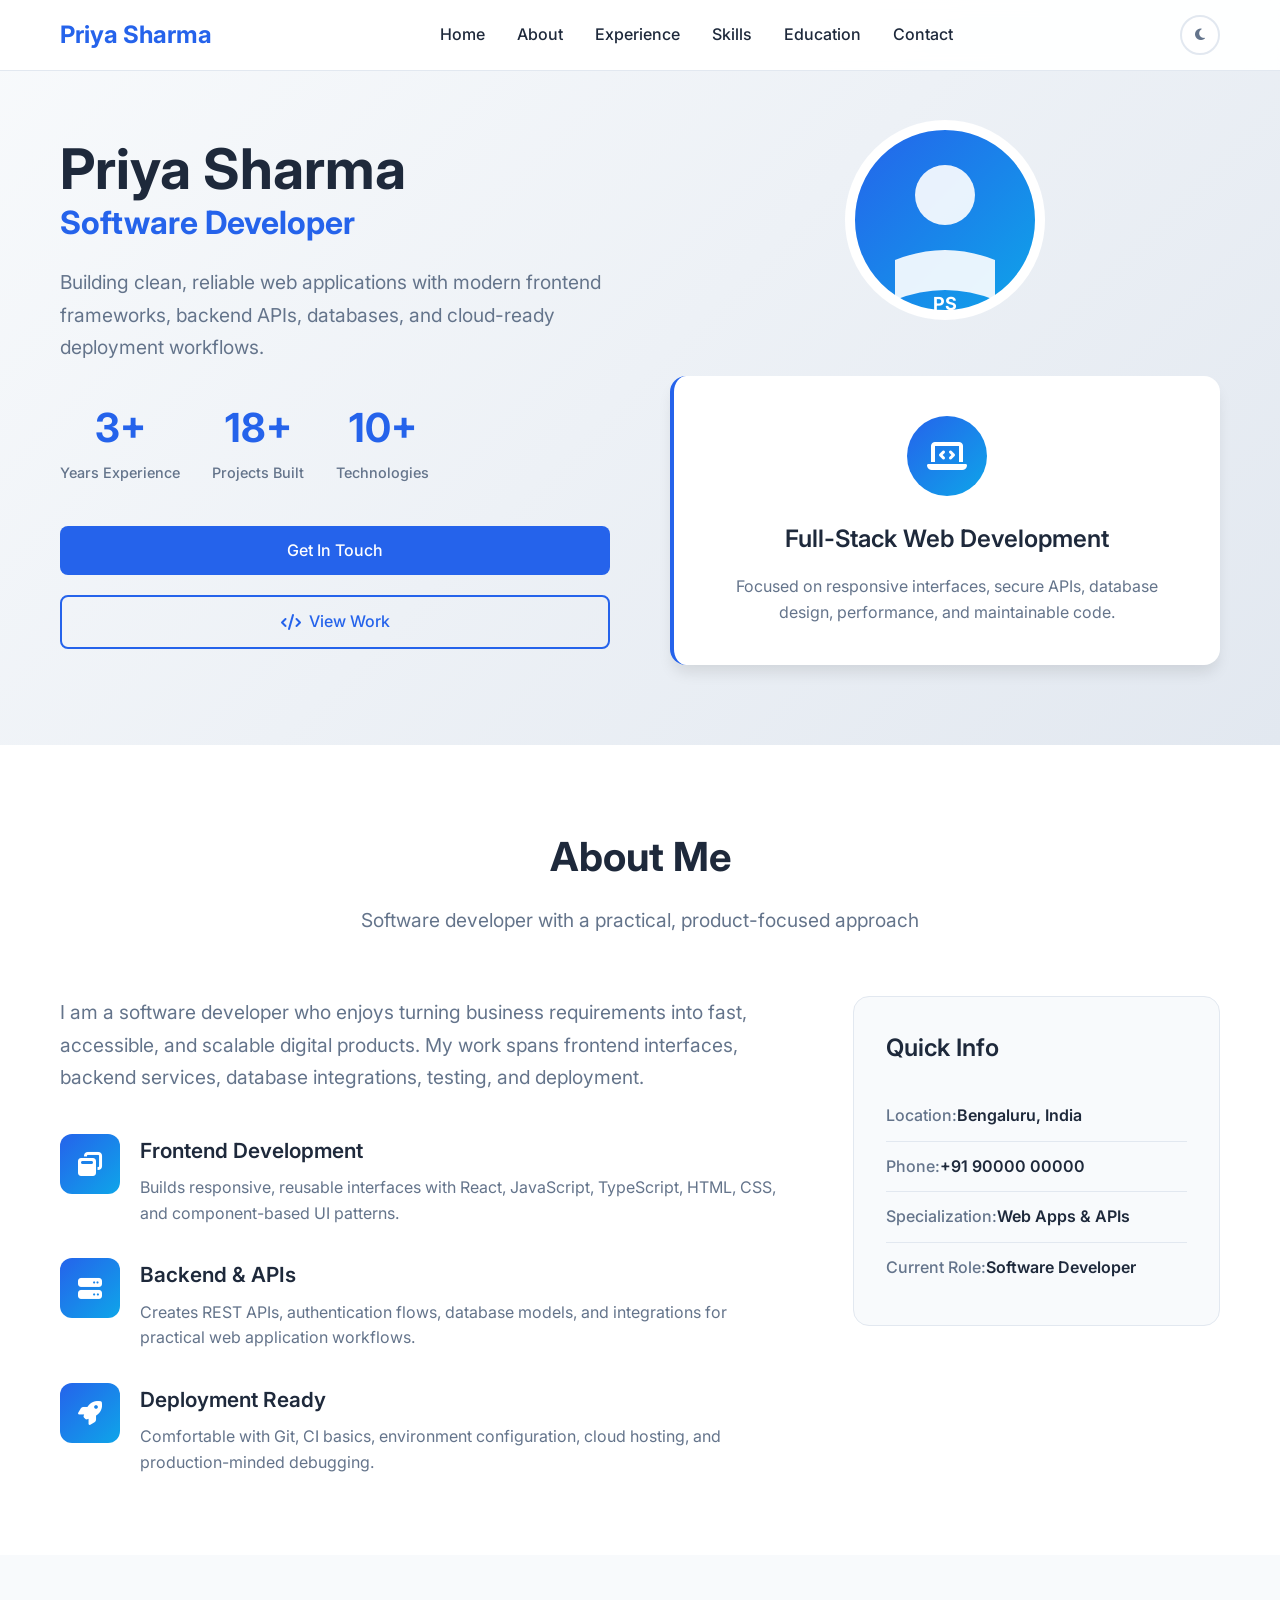
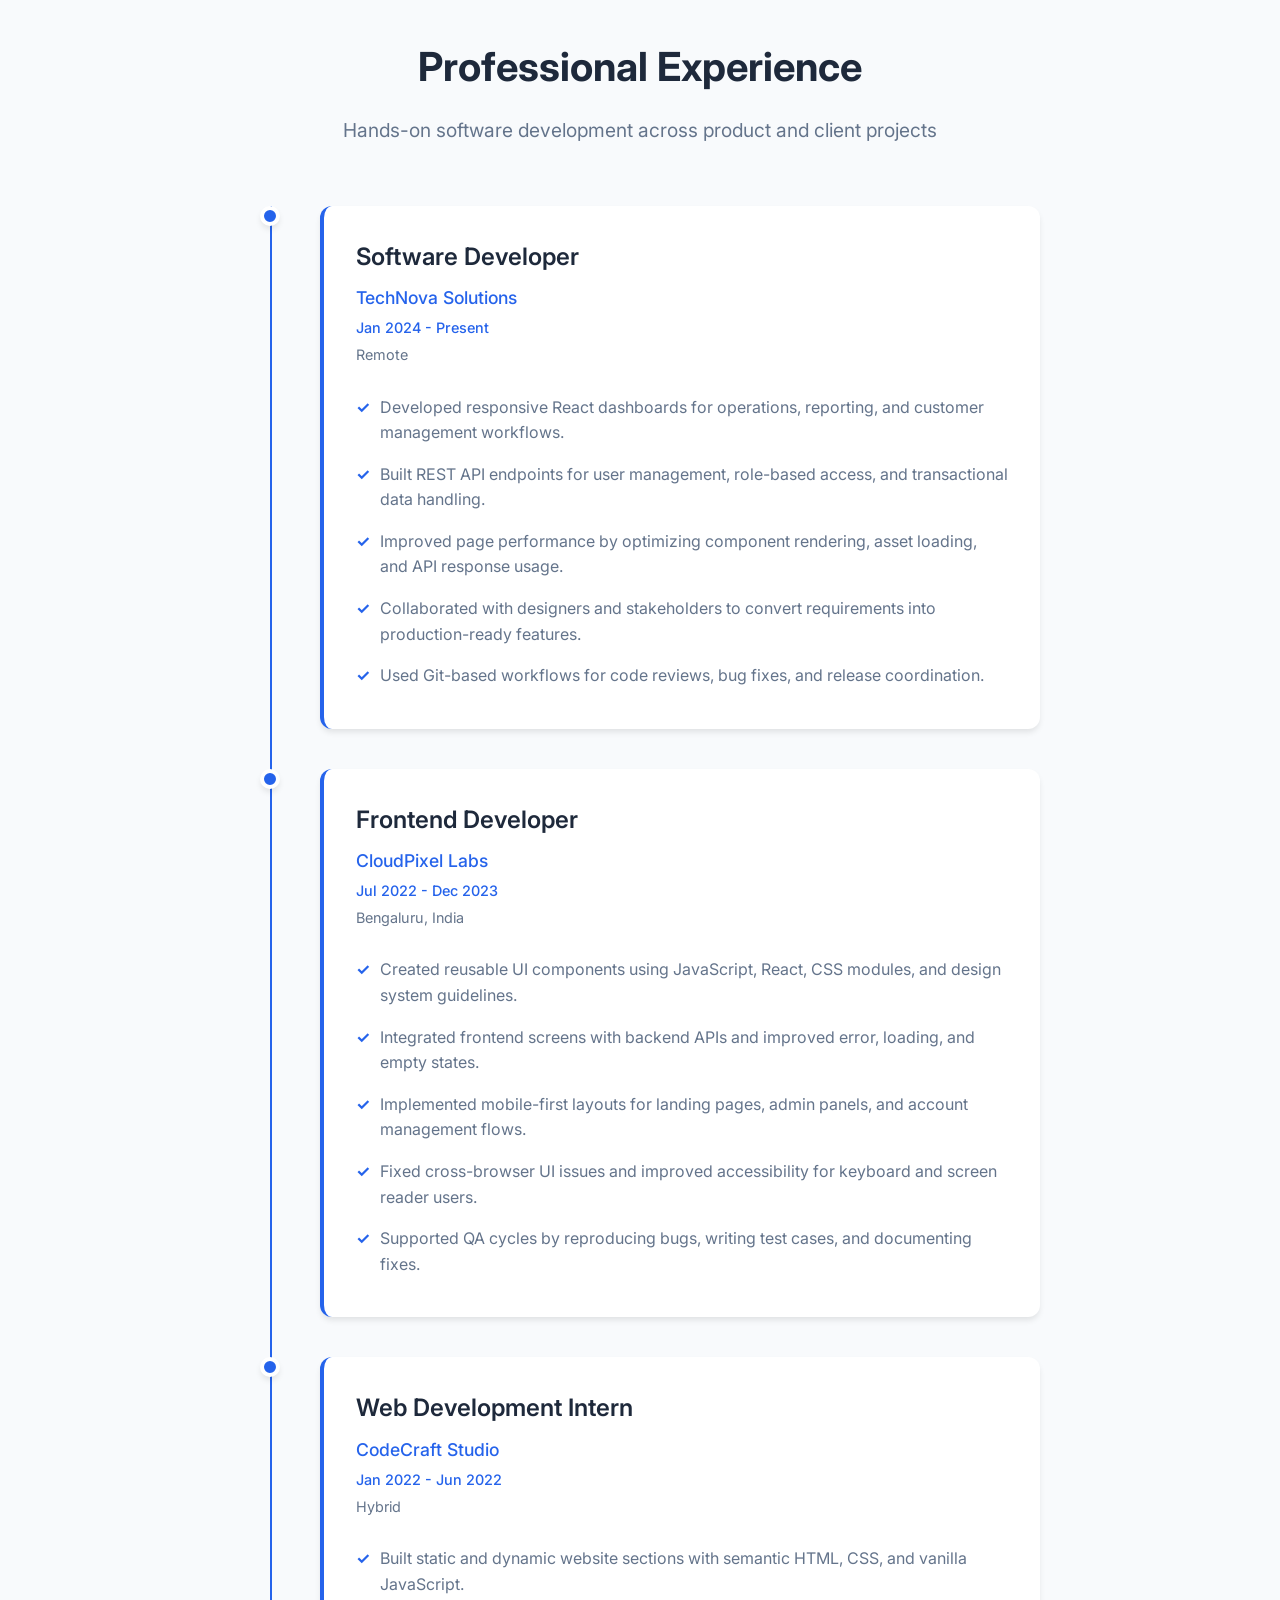
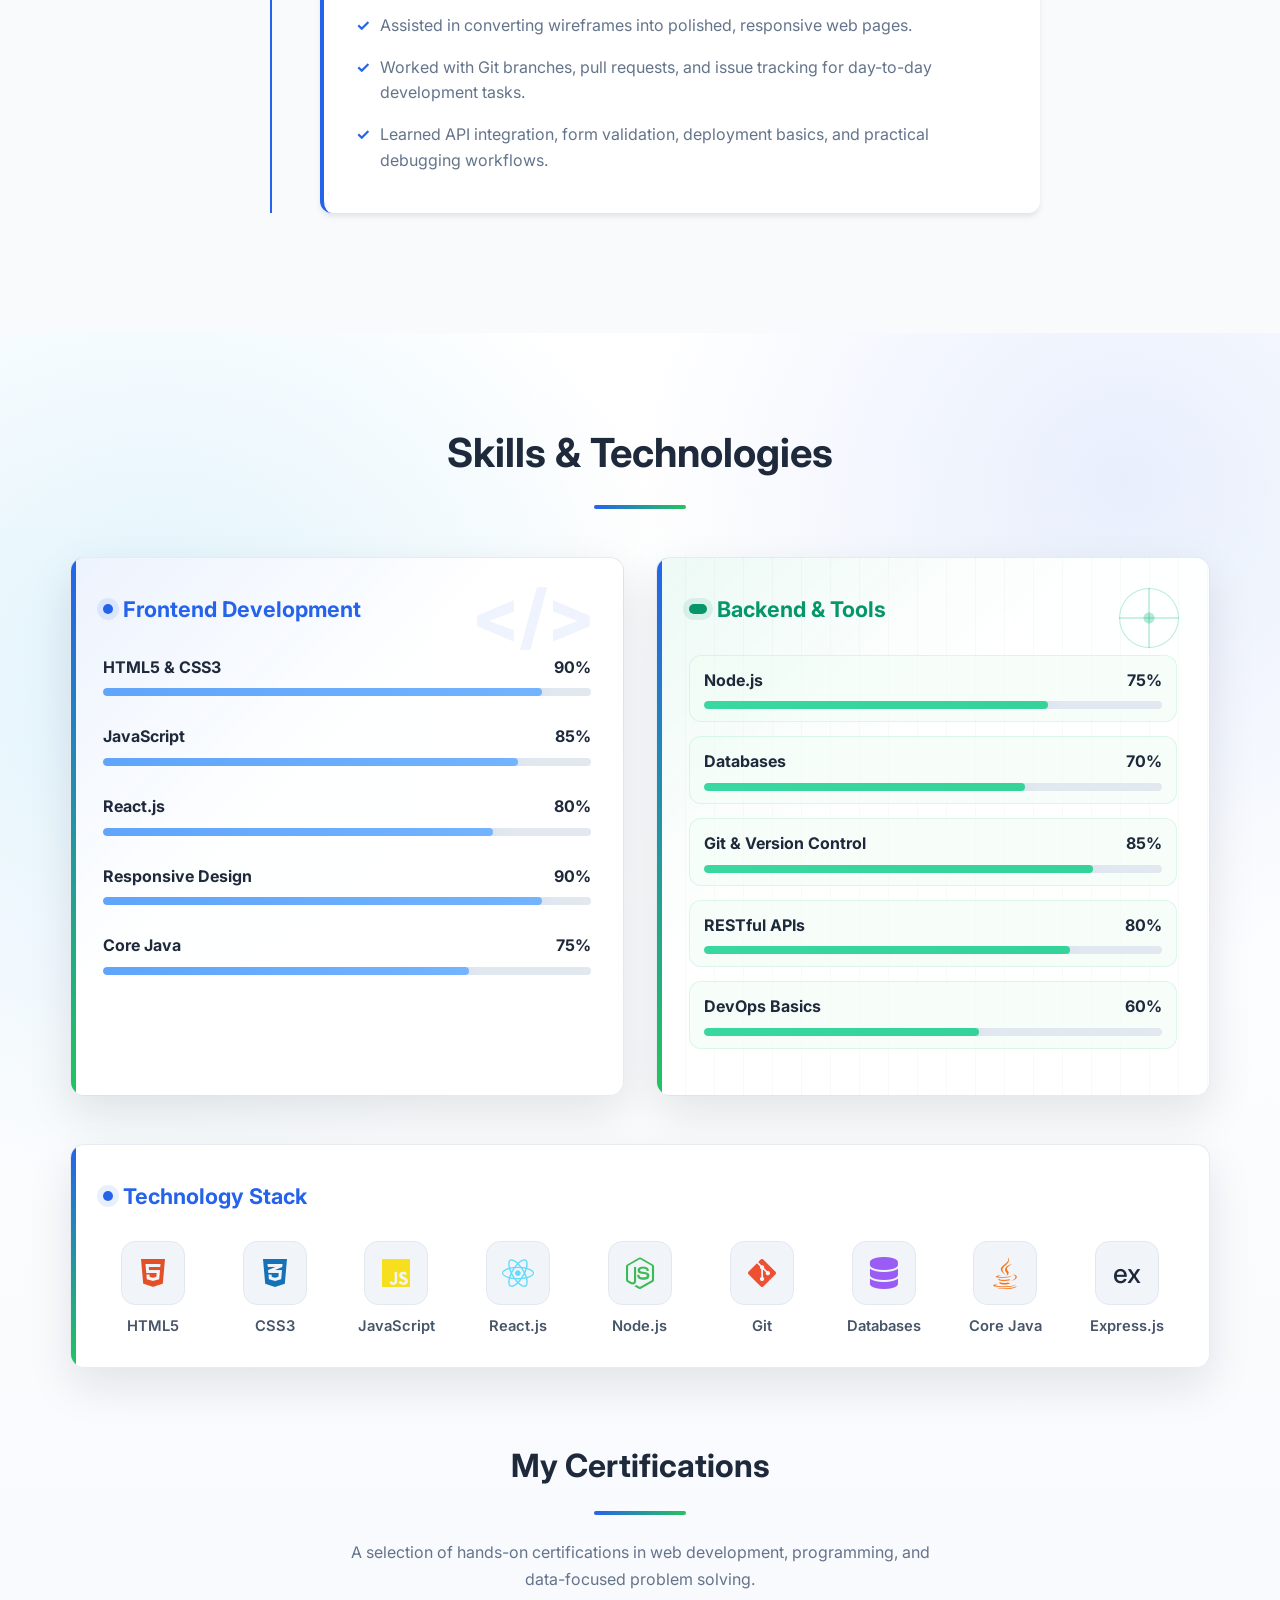
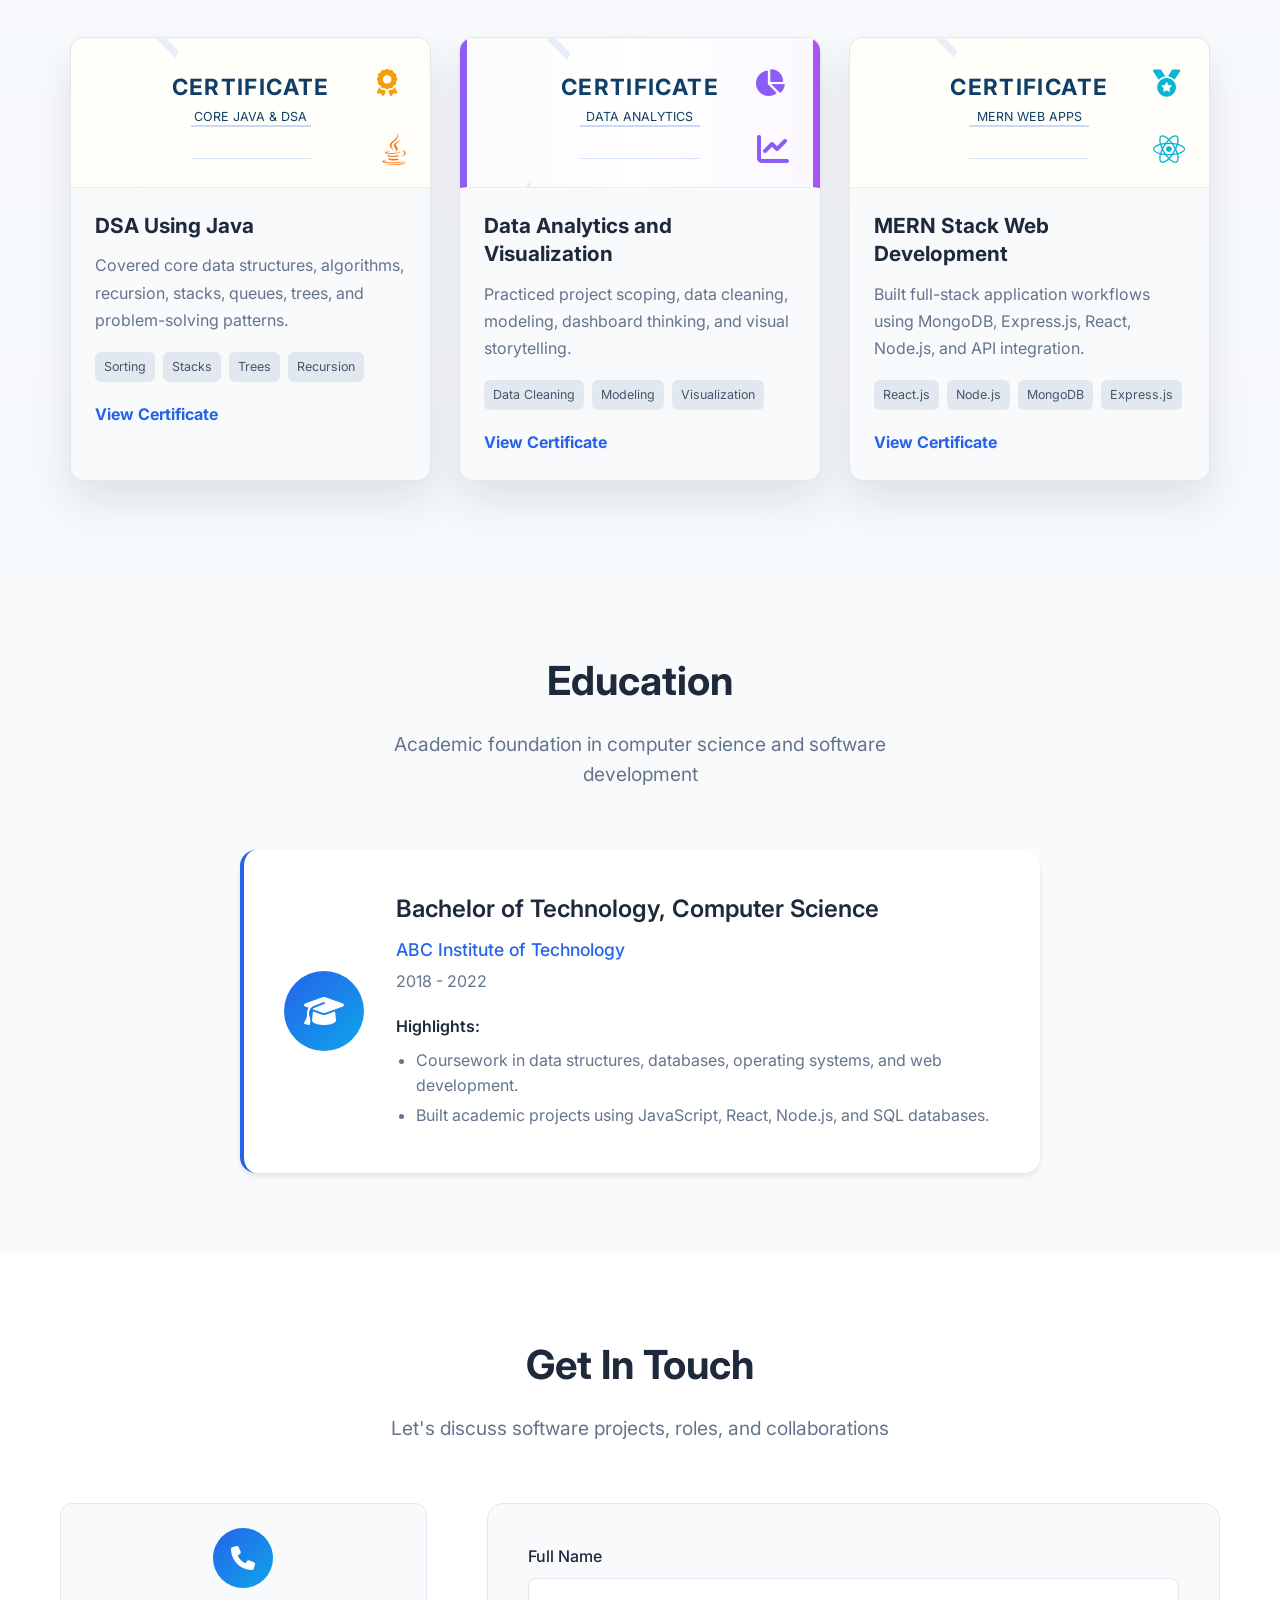
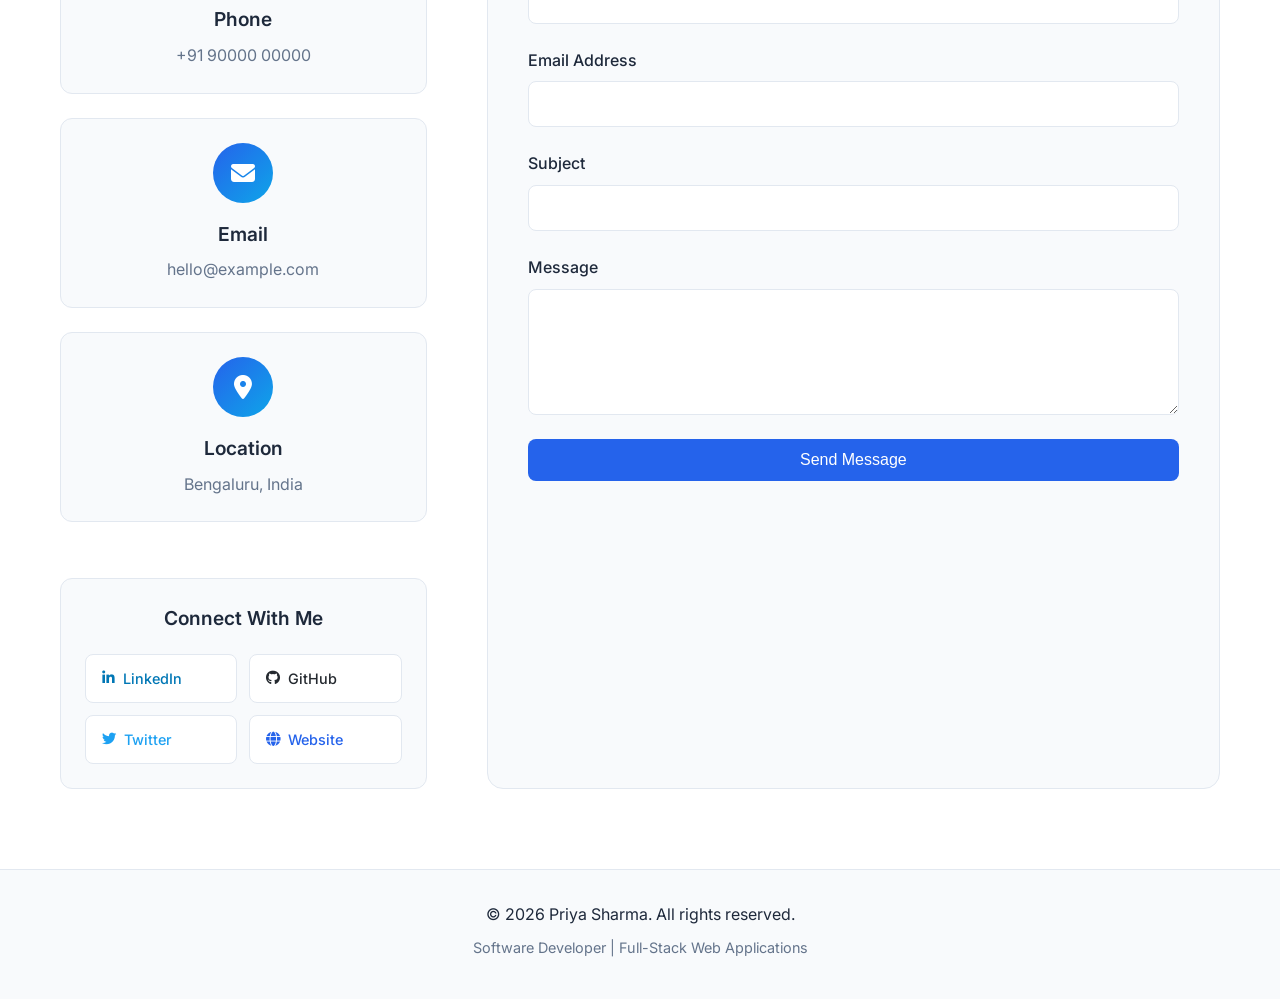
<file: index.html>
<!DOCTYPE html>
<html lang="en">
<head>
    <meta charset="UTF-8">
    <meta name="viewport" content="width=device-width, initial-scale=1.0">
    <title>Priya Sharma - Software Developer | Portfolio</title>
    <meta name="description" content="Professional portfolio of Priya Sharma, a software developer focused on web applications, APIs, cloud tools, and user-centered digital products.">
    
    <!-- Fonts -->
    <link href="https://fonts.googleapis.com/css2?family=Inter:wght@300;400;500;600;700&display=swap" rel="stylesheet">
    
    <!-- Icons -->
    <link rel="stylesheet" href="https://cdnjs.cloudflare.com/ajax/libs/font-awesome/6.4.0/css/all.min.css">
    
    <!-- Styles -->
    <link rel="stylesheet" href="styles/main.css">
</head>
<body>
    <!-- Navigation -->
    <nav class="navbar" id="navbar">
        <div class="nav-container">
            <div class="nav-logo">
                <h2>Priya Sharma</h2>
            </div>
            <div class="nav-menu" id="nav-menu">
                <a href="#home" class="nav-link">Home</a>
                <a href="#about" class="nav-link">About</a>
                <a href="#experience" class="nav-link">Experience</a>
                <a href="#skills" class="nav-link">Skills</a>
                <a href="#education" class="nav-link">Education</a>
                <a href="#contact" class="nav-link">Contact</a>
            </div>
            <div class="nav-actions">
                <button class="theme-toggle" id="theme-toggle" aria-label="Toggle dark mode">
                    <i class="fas fa-moon"></i>
                </button>
                <div class="nav-toggle" id="nav-toggle">
                    <span class="bar"></span>
                    <span class="bar"></span>
                    <span class="bar"></span>
                </div>
            </div>
        </div>
    </nav>

    <!-- Hero Section -->
    <section id="home" class="hero">
        <div class="hero-container">
            <div class="hero-content">
                <div class="hero-text">
                    <h1 class="hero-title">
                        <span class="title-line">Priya Sharma</span>
                        <span class="title-subtitle">Software Developer</span>
                    </h1>
                    <p class="hero-description">
                        Building clean, reliable web applications with modern frontend frameworks, backend APIs, databases, and cloud-ready deployment workflows.
                    </p>
                    <div class="profile-photo-container mobile-photo">
                        <div class="profile-photo">
                            <svg width="200" height="200" viewBox="0 0 200 200" xmlns="http://www.w3.org/2000/svg" role="img" aria-label="Profile placeholder">
                                <defs>
                                    <linearGradient id="profileGradient" x1="0%" y1="0%" x2="100%" y2="100%">
                                        <stop offset="0%" style="stop-color:#2563eb;stop-opacity:1" />
                                        <stop offset="100%" style="stop-color:#0ea5e9;stop-opacity:1" />
                                    </linearGradient>
                                </defs>
                                <circle cx="100" cy="100" r="95" fill="url(#profileGradient)" stroke="#fff" stroke-width="10"/>
                                <circle cx="100" cy="75" r="30" fill="#fff" opacity="0.9"/>
                                <path d="M 50 140 Q 100 120 150 140 L 150 180 Q 100 160 50 180 Z" fill="#fff" opacity="0.9"/>
                                <text x="100" y="190" text-anchor="middle" font-family="Inter" font-size="18" font-weight="700" fill="#ffffff">PS</text>
                            </svg>
                        </div>
                    </div>
                    <div class="hero-stats">
                        <div class="stat">
                            <span class="stat-number">3+</span>
                            <span class="stat-label">Years Experience</span>
                        </div>
                        <div class="stat">
                            <span class="stat-number">18+</span>
                            <span class="stat-label">Projects Built</span>
                        </div>
                        <div class="stat">
                            <span class="stat-number">10+</span>
                            <span class="stat-label">Technologies</span>
                        </div>
                    </div>
                    <div class="hero-buttons">
                        <a href="#contact" class="btn btn-primary">Get In Touch</a>
                        <a href="#experience" class="btn btn-secondary">
                            <i class="fas fa-code"></i> View Work
                        </a>
                    </div>
                </div>
                <div class="hero-image">
                    <div class="profile-photo-container desktop-photo">
                        <div class="profile-photo">
                            <svg width="200" height="200" viewBox="0 0 200 200" xmlns="http://www.w3.org/2000/svg" role="img" aria-label="Profile placeholder">
                                <defs>
                                    <linearGradient id="profileGradient2" x1="0%" y1="0%" x2="100%" y2="100%">
                                        <stop offset="0%" style="stop-color:#2563eb; stop-opacity:1" />
                                        <stop offset="100%" style="stop-color:#0ea5e9; stop-opacity:1" />
                                    </linearGradient>
                                </defs>
                                <circle cx="100" cy="100" r="95" fill="url(#profileGradient2)" stroke="#fff" stroke-width="10" />
                                <circle cx="100" cy="75" r="30" fill="#fff" opacity="0.9"/>
                                <path d="M 50 140 Q 100 120 150 140 L 150 180 Q 100 160 50 180 Z" fill="#fff" opacity="0.9"/>
                                <text x="100" y="190" text-anchor="middle" font-family="Inter" font-size="18" font-weight="700" fill="#ffffff">PS</text>
                            </svg>
                        </div>
                    </div>
                    <div class="hero-card">
                        <div class="card-icon">
                            <i class="fas fa-laptop-code"></i>
                        </div>
                        <h3>Full-Stack Web Development</h3>
                        <p>Focused on responsive interfaces, secure APIs, database design, performance, and maintainable code.</p>
                    </div>
                </div>
            </div>
        </div>
    </section>

    <!-- About Section -->
    <section id="about" class="about">
        <div class="container">
            <div class="section-header">
                <h2 class="section-title">About Me</h2>
                <p class="section-subtitle">Software developer with a practical, product-focused approach</p>
            </div>
            <div class="about-content">
                <div class="about-text">
                    <p class="about-intro">
                        I am a software developer who enjoys turning business requirements into fast, accessible, and scalable digital products. My work spans frontend interfaces, backend services, database integrations, testing, and deployment.
                    </p>
                    <div class="about-highlights">
                        <div class="highlight-item">
                            <div class="highlight-icon">
                                <i class="fas fa-window-restore"></i>
                            </div>
                            <div class="highlight-content">
                                <h4>Frontend Development</h4>
                                <p>Builds responsive, reusable interfaces with React, JavaScript, TypeScript, HTML, CSS, and component-based UI patterns.</p>
                            </div>
                        </div>
                        <div class="highlight-item">
                            <div class="highlight-icon">
                                <i class="fas fa-server"></i>
                            </div>
                            <div class="highlight-content">
                                <h4>Backend & APIs</h4>
                                <p>Creates REST APIs, authentication flows, database models, and integrations for practical web application workflows.</p>
                            </div>
                        </div>
                        <div class="highlight-item">
                            <div class="highlight-icon">
                                <i class="fas fa-rocket"></i>
                            </div>
                            <div class="highlight-content">
                                <h4>Deployment Ready</h4>
                                <p>Comfortable with Git, CI basics, environment configuration, cloud hosting, and production-minded debugging.</p>
                            </div>
                        </div>
                    </div>
                </div>
                <div class="about-info">
                    <div class="info-card">
                        <h3>Quick Info</h3>
                        <div class="info-item">
                            <span class="info-label">Location:</span>
                            <span class="info-value">Bengaluru, India</span>
                        </div>
                        <div class="info-item">
                            <span class="info-label">Phone:</span>
                            <span class="info-value">+91 90000 00000</span>
                        </div>
                        <div class="info-item">
                            <span class="info-label">Specialization:</span>
                            <span class="info-value">Web Apps & APIs</span>
                        </div>
                        <div class="info-item">
                            <span class="info-label">Current Role:</span>
                            <span class="info-value">Software Developer</span>
                        </div>
                    </div>
                </div>
            </div>
        </div>
    </section>

    <!-- Experience Section -->
    <section id="experience" class="experience">
        <div class="container">
            <div class="section-header">
                <h2 class="section-title">Professional Experience</h2>
                <p class="section-subtitle">Hands-on software development across product and client projects</p>
            </div>
            <div class="timeline">
                <div class="timeline-item">
                    <div class="timeline-marker"></div>
                    <div class="timeline-content">
                        <div class="timeline-header">
                            <h3>Software Developer</h3>
                            <span class="timeline-company">TechNova Solutions</span>
                            <span class="timeline-period">Jan 2024 - Present</span>
                            <span class="timeline-location">Remote</span>
                        </div>
                        <div class="timeline-achievements">
                            <ul>
                                <li>Developed responsive React dashboards for operations, reporting, and customer management workflows.</li>
                                <li>Built REST API endpoints for user management, role-based access, and transactional data handling.</li>
                                <li>Improved page performance by optimizing component rendering, asset loading, and API response usage.</li>
                                <li>Collaborated with designers and stakeholders to convert requirements into production-ready features.</li>
                                <li>Used Git-based workflows for code reviews, bug fixes, and release coordination.</li>
                            </ul>
                        </div>
                    </div>
                </div>

                <div class="timeline-item">
                    <div class="timeline-marker"></div>
                    <div class="timeline-content">
                        <div class="timeline-header">
                            <h3>Frontend Developer</h3>
                            <span class="timeline-company">CloudPixel Labs</span>
                            <span class="timeline-period">Jul 2022 - Dec 2023</span>
                            <span class="timeline-location">Bengaluru, India</span>
                        </div>
                        <div class="timeline-achievements">
                            <ul>
                                <li>Created reusable UI components using JavaScript, React, CSS modules, and design system guidelines.</li>
                                <li>Integrated frontend screens with backend APIs and improved error, loading, and empty states.</li>
                                <li>Implemented mobile-first layouts for landing pages, admin panels, and account management flows.</li>
                                <li>Fixed cross-browser UI issues and improved accessibility for keyboard and screen reader users.</li>
                                <li>Supported QA cycles by reproducing bugs, writing test cases, and documenting fixes.</li>
                            </ul>
                        </div>
                    </div>
                </div>

                <div class="timeline-item">
                    <div class="timeline-marker"></div>
                    <div class="timeline-content">
                        <div class="timeline-header">
                            <h3>Web Development Intern</h3>
                            <span class="timeline-company">CodeCraft Studio</span>
                            <span class="timeline-period">Jan 2022 - Jun 2022</span>
                            <span class="timeline-location">Hybrid</span>
                        </div>
                        <div class="timeline-achievements">
                            <ul>
                                <li>Built static and dynamic website sections with semantic HTML, CSS, and vanilla JavaScript.</li>
                                <li>Assisted in converting wireframes into polished, responsive web pages.</li>
                                <li>Worked with Git branches, pull requests, and issue tracking for day-to-day development tasks.</li>
                                <li>Learned API integration, form validation, deployment basics, and practical debugging workflows.</li>
                            </ul>
                        </div>
                    </div>
                </div>
            </div>
        </div>
    </section>

    <!-- Skills Section -->
    <section id="skills" class="skills">
        <div class="container">
            <div class="section-header skills-header">
                <h2 class="section-title">Skills & Technologies</h2>
                <span class="section-title-line"></span>
            </div>

            <div class="skills-progress-grid">
                <div class="skills-panel">
                    <h3 class="skills-panel-title">Frontend Development</h3>
                    <div class="skill-meter">
                        <div class="skill-meter-head">
                            <span>HTML5 & CSS3</span>
                            <strong>90%</strong>
                        </div>
                        <div class="skill-track">
                            <span class="skill-fill fill-blue" style="width: 90%;"></span>
                        </div>
                    </div>
                    <div class="skill-meter">
                        <div class="skill-meter-head">
                            <span>JavaScript</span>
                            <strong>85%</strong>
                        </div>
                        <div class="skill-track">
                            <span class="skill-fill fill-blue" style="width: 85%;"></span>
                        </div>
                    </div>
                    <div class="skill-meter">
                        <div class="skill-meter-head">
                            <span>React.js</span>
                            <strong>80%</strong>
                        </div>
                        <div class="skill-track">
                            <span class="skill-fill fill-blue" style="width: 80%;"></span>
                        </div>
                    </div>
                    <div class="skill-meter">
                        <div class="skill-meter-head">
                            <span>Responsive Design</span>
                            <strong>90%</strong>
                        </div>
                        <div class="skill-track">
                            <span class="skill-fill fill-blue" style="width: 90%;"></span>
                        </div>
                    </div>
                    <div class="skill-meter">
                        <div class="skill-meter-head">
                            <span>Core Java</span>
                            <strong>75%</strong>
                        </div>
                        <div class="skill-track">
                            <span class="skill-fill fill-blue" style="width: 75%;"></span>
                        </div>
                    </div>
                </div>

                <div class="skills-panel">
                    <h3 class="skills-panel-title">Backend & Tools</h3>
                    <div class="skill-meter">
                        <div class="skill-meter-head">
                            <span>Node.js</span>
                            <strong>75%</strong>
                        </div>
                        <div class="skill-track">
                            <span class="skill-fill fill-green" style="width: 75%;"></span>
                        </div>
                    </div>
                    <div class="skill-meter">
                        <div class="skill-meter-head">
                            <span>Databases</span>
                            <strong>70%</strong>
                        </div>
                        <div class="skill-track">
                            <span class="skill-fill fill-green" style="width: 70%;"></span>
                        </div>
                    </div>
                    <div class="skill-meter">
                        <div class="skill-meter-head">
                            <span>Git & Version Control</span>
                            <strong>85%</strong>
                        </div>
                        <div class="skill-track">
                            <span class="skill-fill fill-green" style="width: 85%;"></span>
                        </div>
                    </div>
                    <div class="skill-meter">
                        <div class="skill-meter-head">
                            <span>RESTful APIs</span>
                            <strong>80%</strong>
                        </div>
                        <div class="skill-track">
                            <span class="skill-fill fill-green" style="width: 80%;"></span>
                        </div>
                    </div>
                    <div class="skill-meter">
                        <div class="skill-meter-head">
                            <span>DevOps Basics</span>
                            <strong>60%</strong>
                        </div>
                        <div class="skill-track">
                            <span class="skill-fill fill-green" style="width: 60%;"></span>
                        </div>
                    </div>
                </div>
            </div>

            <div class="tech-stack-panel">
                <h3 class="skills-panel-title">Technology Stack</h3>
                <div class="tech-stack">
                    <div class="tech-item">
                        <span class="tech-icon html"><i class="fab fa-html5"></i></span>
                        <span>HTML5</span>
                    </div>
                    <div class="tech-item">
                        <span class="tech-icon css"><i class="fab fa-css3-alt"></i></span>
                        <span>CSS3</span>
                    </div>
                    <div class="tech-item">
                        <span class="tech-icon js"><i class="fab fa-js"></i></span>
                        <span>JavaScript</span>
                    </div>
                    <div class="tech-item">
                        <span class="tech-icon react"><i class="fab fa-react"></i></span>
                        <span>React.js</span>
                    </div>
                    <div class="tech-item">
                        <span class="tech-icon node"><i class="fab fa-node-js"></i></span>
                        <span>Node.js</span>
                    </div>
                    <div class="tech-item">
                        <span class="tech-icon git"><i class="fab fa-git-alt"></i></span>
                        <span>Git</span>
                    </div>
                    <div class="tech-item">
                        <span class="tech-icon database"><i class="fas fa-database"></i></span>
                        <span>Databases</span>
                    </div>
                    <div class="tech-item">
                        <span class="tech-icon java"><i class="fab fa-java"></i></span>
                        <span>Core Java</span>
                    </div>
                    <div class="tech-item">
                        <span class="tech-icon express">ex</span>
                        <span>Express.js</span>
                    </div>
                </div>
            </div>

            <div class="certifications-section">
                <div class="certifications-header">
                    <h3>My Certifications</h3>
                    <span class="section-title-line"></span>
                    <p>A selection of hands-on certifications in web development, programming, and data-focused problem solving.</p>
                </div>

                <div class="certifications-grid">
                    <article class="certification-card">
                        <div class="certificate-preview certificate-java">
                            <div class="certificate-lines"></div>
                            <span class="certificate-ribbon"><i class="fas fa-award"></i></span>
                            <div class="certificate-copy">
                                <strong>Certificate</strong>
                                <span>Core Java & DSA</span>
                            </div>
                            <i class="fab fa-java certificate-mark"></i>
                        </div>
                        <div class="certificate-content">
                            <h4>DSA Using Java</h4>
                            <p>Covered core data structures, algorithms, recursion, stacks, queues, trees, and problem-solving patterns.</p>
                            <div class="certificate-tags">
                                <span>Sorting</span>
                                <span>Stacks</span>
                                <span>Trees</span>
                                <span>Recursion</span>
                            </div>
                            <a href="#" class="certificate-link">View Certificate</a>
                        </div>
                    </article>

                    <article class="certification-card featured-certification">
                        <div class="certificate-preview certificate-data">
                            <div class="certificate-lines"></div>
                            <span class="certificate-ribbon"><i class="fas fa-chart-pie"></i></span>
                            <div class="certificate-copy">
                                <strong>Certificate</strong>
                                <span>Data Analytics</span>
                            </div>
                            <i class="fas fa-chart-line certificate-mark"></i>
                        </div>
                        <div class="certificate-content">
                            <h4>Data Analytics and Visualization</h4>
                            <p>Practiced project scoping, data cleaning, modeling, dashboard thinking, and visual storytelling.</p>
                            <div class="certificate-tags">
                                <span>Data Cleaning</span>
                                <span>Modeling</span>
                                <span>Visualization</span>
                            </div>
                            <a href="#" class="certificate-link">View Certificate</a>
                        </div>
                    </article>

                    <article class="certification-card">
                        <div class="certificate-preview certificate-mern">
                            <div class="certificate-lines"></div>
                            <span class="certificate-ribbon"><i class="fas fa-medal"></i></span>
                            <div class="certificate-copy">
                                <strong>Certificate</strong>
                                <span>MERN Web Apps</span>
                            </div>
                            <i class="fab fa-react certificate-mark"></i>
                        </div>
                        <div class="certificate-content">
                            <h4>MERN Stack Web Development</h4>
                            <p>Built full-stack application workflows using MongoDB, Express.js, React, Node.js, and API integration.</p>
                            <div class="certificate-tags">
                                <span>React.js</span>
                                <span>Node.js</span>
                                <span>MongoDB</span>
                                <span>Express.js</span>
                            </div>
                            <a href="#" class="certificate-link">View Certificate</a>
                        </div>
                    </article>
                </div>
            </div>
        </div>
    </section>

    <!-- Education Section -->
    <section id="education" class="education">
        <div class="container">
            <div class="section-header">
                <h2 class="section-title">Education</h2>
                <p class="section-subtitle">Academic foundation in computer science and software development</p>
            </div>
            <div class="education-card">
                <div class="education-icon">
                    <i class="fas fa-graduation-cap"></i>
                </div>
                <div class="education-content">
                    <h3>Bachelor of Technology, Computer Science</h3>
                    <p class="education-institution">ABC Institute of Technology</p>
                    <p class="education-period">2018 - 2022</p>
                    <div class="education-activities">
                        <h4>Highlights:</h4>
                        <ul>
                            <li>Coursework in data structures, databases, operating systems, and web development.</li>
                            <li>Built academic projects using JavaScript, React, Node.js, and SQL databases.</li>
                        </ul>
                    </div>
                </div>
            </div>
        </div>
    </section>

    <!-- Contact Section -->
    <section id="contact" class="contact">
        <div class="container">
            <div class="section-header">
                <h2 class="section-title">Get In Touch</h2>
                <p class="section-subtitle">Let's discuss software projects, roles, and collaborations</p>
            </div>
            <div class="contact-content">
                <div class="contact-info">
                    <div class="contact-card">
                        <div class="contact-icon">
                            <i class="fas fa-phone"></i>
                        </div>
                        <h3>Phone</h3>
                        <p>+91 90000 00000</p>
                    </div>
                    <div class="contact-card">
                        <div class="contact-icon">
                            <i class="fas fa-envelope"></i>
                        </div>
                        <h3>Email</h3>
                        <p>hello@example.com</p>
                    </div>
                    <div class="contact-card">
                        <div class="contact-icon">
                            <i class="fas fa-map-marker-alt"></i>
                        </div>
                        <h3>Location</h3>
                        <p>Bengaluru, India</p>
                    </div>
                    <div class="social-media">
                        <h3>Connect With Me</h3>
                        <div class="social-links">
                            <a href="https://www.linkedin.com/in/dummy-software-developer/" target="_blank" rel="noopener noreferrer" class="social-link linkedin">
                                <i class="fab fa-linkedin-in"></i>
                                <span>LinkedIn</span>
                            </a>
                            <a href="https://github.com/dummy-developer" target="_blank" rel="noopener noreferrer" class="social-link github">
                                <i class="fab fa-github"></i>
                                <span>GitHub</span>
                            </a>
                            <a href="https://x.com/dummydeveloper" target="_blank" rel="noopener noreferrer" class="social-link twitter">
                                <i class="fab fa-twitter"></i>
                                <span>Twitter</span>
                            </a>
                            <a href="https://example.com" target="_blank" rel="noopener noreferrer" class="social-link website">
                                <i class="fas fa-globe"></i>
                                <span>Website</span>
                            </a>
                        </div>
                    </div>
                </div>
                <div class="contact-form-container">
                    <form class="contact-form" id="contact-form">
                        <div class="form-group">
                            <label for="name">Full Name</label>
                            <input type="text" id="name" name="name" required>
                        </div>
                        <div class="form-group">
                            <label for="email">Email Address</label>
                            <input type="email" id="email" name="email" required>
                        </div>
                        <div class="form-group">
                            <label for="subject">Subject</label>
                            <input type="text" id="subject" name="subject" required>
                        </div>
                        <div class="form-group">
                            <label for="message">Message</label>
                            <textarea id="message" name="message" rows="5" required></textarea>
                        </div>
                        <button type="submit" class="btn btn-primary">
                            <span class="btn-text">Send Message</span>
                            <span class="btn-loading" style="display: none;">
                                <i class="fas fa-spinner fa-spin"></i> Sending...
                            </span>
                        </button>
                    </form>
                </div>
            </div>
        </div>
    </section>

    <!-- Footer -->
    <footer class="footer">
        <div class="container">
            <div class="footer-content">
                <p>&copy; 2026 Priya Sharma. All rights reserved.</p>
                <p>Software Developer | Full-Stack Web Applications</p>
            </div>
        </div>
    </footer>

    <!-- Scripts -->
    <script src="scripts/main.js"></script>
</body>
</html>
</file>
<file: styles/main.css>
/* Reset and Base Styles */
* {
    margin: 0;
    padding: 0;
    box-sizing: border-box;
}

html {
    scroll-behavior: smooth;
}

body {
    font-family: 'Inter', sans-serif;
    line-height: 1.6;
    color: #333;
    background-color: #f8fafc;
}

/* CSS Variables */
:root {
    --primary-color: #2563eb;
    --secondary-color: #2563eb;
    --accent-color: #0ea5e9;
    --dark-color: #1e293b;
    --light-color: #f8fafc;
    --gray-color: #64748b;
    --border-color: #e2e8f0;
    --shadow: 0 4px 6px -1px rgba(0, 0, 0, 0.1);
    --shadow-lg: 0 10px 15px -3px rgba(0, 0, 0, 0.1);
    --transition: all 0.3s ease;
}

/* Dark Mode Variables */
[data-theme="dark"] {
    --primary-color: #3b82f6;
    --secondary-color: #3b82f6;;
    --accent-color: #06b6d4;
    --dark-color: #f1f5f9;
    --light-color: #0f172a;
    --gray-color: #94a3b8;
    --border-color: #334155;
    --shadow: 0 4px 6px -1px rgba(0, 0, 0, 0.3);
    --shadow-lg: 0 10px 15px -3px rgba(0, 0, 0, 0.3);
}
/* Proile Photo CSS Section Starts Here */
.custom-profile-photo {
  width: 200px;
  height: 200px;
  border-radius: 50%;          /* Makes it circular */
  object-fit: cover;           /* Crops nicely within the circle */
  border: 6px solid #ffffff;   /* Optional: white border like SVG */
  box-shadow: 0 4px 15px rgba(0,0,0,0.2); /* Optional shadow */
  display: block;
  margin: 0 auto;
}
/* Profile Photo CSS Section Ends Here */
[data-theme="dark"] body {
    background-color: #0f172a;
    color: #f1f5f9;
}

/* Utility Classes */
.container {
    max-width: 1200px;
    margin: 0 auto;
    padding: 0 20px;
}

.btn {
    display: inline-flex;
    align-items: center;
    justify-content: center;
    padding: 12px 24px;
    border: none;
    border-radius: 8px;
    text-decoration: none;
    font-weight: 500;
    font-size: 16px;
    cursor: pointer;
    transition: var(--transition);
    gap: 8px;
    text-align: center;
    width: 100%;
}

.btn-primary {
    background-color: var(--primary-color);
    color: white;
}

.btn-primary:hover {
    background-color: #1d4ed8;
    transform: translateY(-2px);
}

.btn-secondary {
    background-color: transparent;
    color: var(--primary-color);
    border: 2px solid var(--primary-color);
}

.btn-secondary:hover {
    background-color: var(--primary-color);
    color: white;
}

.section-header {
    text-align: center;
    margin-bottom: 60px;
}

.section-title {
    font-size: 2.5rem;
    font-weight: 700;
    color: var(--dark-color);
    margin-bottom: 16px;
}

.section-subtitle {
    font-size: 1.2rem;
    color: var(--gray-color);
    max-width: 600px;
    margin: 0 auto;
}

/* Navigation */
.navbar {
    position: fixed;
    top: 0;
    width: 100%;
    background-color: rgba(255, 255, 255, 0.95);
    backdrop-filter: blur(10px);
    border-bottom: 1px solid var(--border-color);
    z-index: 1000;
    transition: var(--transition);
}

[data-theme="dark"] .navbar {
    background-color: rgba(15, 23, 42, 0.95);
}

.nav-container {
    max-width: 1200px;
    margin: 0 auto;
    padding: 0 20px;
    display: flex;
    justify-content: space-between;
    align-items: center;
    height: 70px;
}

.nav-actions {
    display: flex;
    align-items: center;
    gap: 16px;
}

.theme-toggle {
    background: white;
    border: 2px solid var(--border-color);
    border-radius: 50%;
    width: 40px;
    height: 40px;
    display: flex;
    align-items: center;
    justify-content: center;
    cursor: pointer;
    transition: var(--transition);
    color: var(--gray-color);
}

[data-theme="dark"] .theme-toggle {
    background: #334155;
    border-color: #64748b;
    color: #94a3b8;
}

.theme-toggle:hover {
    background-color: var(--primary-color);
    color: white;
    border-color: var(--primary-color);
    transform: scale(1.1);
}

.nav-logo h2 {
    color: var(--primary-color);
    font-weight: 700;
}

[data-theme="dark"] .nav-logo h2 {
    color: #60a5fa;
}

.nav-menu {
    display: flex;
    gap: 32px;
}

.nav-link {
    text-decoration: none;
    color: var(--dark-color);
    font-weight: 500;
    transition: var(--transition);
    position: relative;
}

.nav-link:hover {
    color: var(--primary-color);
}

.nav-link::after {
    content: '';
    position: absolute;
    bottom: -5px;
    left: 0;
    width: 0;
    height: 2px;
    background-color: var(--primary-color);
    transition: var(--transition);
}

.nav-link:hover::after {
    width: 100%;
}

.nav-toggle {
    display: none;
    flex-direction: column;
    cursor: pointer;
}

.bar {
    width: 25px;
    height: 3px;
    background-color: var(--dark-color);
    margin: 3px 0;
    transition: var(--transition);
}

/* Profile Photo Styles */
.profile-photo-container {
    display: flex;
    flex-direction: column;
    align-items: center;
    margin-bottom: 32px;
}

.mobile-photo {
    display: none;
}

.desktop-photo {
    display: flex;
}

.profile-photo {
    position: relative;
    margin-bottom: 16px;
    transition: var(--transition);
}

.profile-photo:hover {
    transform: scale(1.05);
}

.photo-placeholder-text {
    text-align: center;
    color: var(--gray-color);
    font-size: 0.9rem;
    font-style: italic;
    max-width: 200px;
}

/* Hero Section */
.hero {
    padding: 120px 0 80px;
    background: linear-gradient(135deg, #f8fafc 0%, #e2e8f0 100%);
}

[data-theme="dark"] .hero {
    background: linear-gradient(135deg, #0f172a 0%, #1e293b 100%);
}

.hero-container {
    max-width: 1200px;
    margin: 0 auto;
    padding: 0 20px;
}

.hero-content {
    display: grid;
    grid-template-columns: 1fr 1fr;
    gap: 60px;
    align-items: center;
}

.hero-title {
    font-size: 3.5rem;
    font-weight: 700;
    color: var(--dark-color);
    margin-bottom: 24px;
    line-height: 1.2;
}

.title-line {
    display: block;
}

.title-subtitle {
    display: block;
    color: var(--primary-color);
    font-size: 2rem;
}

.hero-description {
    font-size: 1.2rem;
    color: var(--gray-color);
    margin-bottom: 32px;
    line-height: 1.7;
}

.hero-stats {
    display: flex;
    gap: 32px;
    margin-bottom: 40px;
}

.stat {
    text-align: center;
}

.stat-number {
    display: block;
    font-size: 2.5rem;
    font-weight: 700;
    color: var(--secondary-color);
}

.stat-label {
    font-size: 0.9rem;
    color: var(--gray-color);
    font-weight: 500;
}

.hero-buttons {
    display: flex;
    gap: 20px;
    flex-wrap: wrap;
}

.hero-card {
    background: white;
    padding: 40px;
    border-radius: 16px;
    box-shadow: var(--shadow-lg);
    text-align: center;
    border-left: 4px solid var(--secondary-color);
}

[data-theme="dark"] .hero-card {
    background: #334155;
}

.card-icon {
    width: 80px;
    height: 80px;
    background: linear-gradient(135deg, var(--primary-color), var(--accent-color));
    border-radius: 50%;
    display: flex;
    align-items: center;
    justify-content: center;
    margin: 0 auto 24px;
}

.card-icon i {
    font-size: 2rem;
    color: white;
}

.hero-card h3 {
    font-size: 1.5rem;
    font-weight: 600;
    color: var(--dark-color);
    margin-bottom: 16px;
}

.hero-card p {
    color: var(--gray-color);
    line-height: 1.6;
}

/* About Section */
.about {
    padding: 80px 0;
    background-color: white;
}

[data-theme="dark"] .about {
    background-color: #1e293b;
}

.about-content {
    display: grid;
    grid-template-columns: 2fr 1fr;
    gap: 60px;
    align-items: start;
}

.about-intro {
    font-size: 1.2rem;
    color: var(--gray-color);
    margin-bottom: 40px;
    line-height: 1.7;
}

.about-highlights {
    display: flex;
    flex-direction: column;
    gap: 32px;
}

.highlight-item {
    display: flex;
    gap: 20px;
    align-items: flex-start;
}

.highlight-icon {
    width: 60px;
    height: 60px;
    background: linear-gradient(135deg, var(--primary-color), var(--accent-color));
    border-radius: 12px;
    display: flex;
    align-items: center;
    justify-content: center;
    flex-shrink: 0;
}

.highlight-icon i {
    font-size: 1.5rem;
    color: white;
}

.highlight-content h4 {
    font-size: 1.3rem;
    font-weight: 600;
    color: var(--dark-color);
    margin-bottom: 8px;
}

.highlight-content p {
    color: var(--gray-color);
    line-height: 1.6;
}

.info-card {
    background: var(--light-color);
    padding: 32px;
    border-radius: 16px;
    border: 1px solid var(--border-color);
}

[data-theme="dark"] .info-card {
    background: #334155;
}

.info-card h3 {
    font-size: 1.5rem;
    font-weight: 600;
    color: var(--dark-color);
    margin-bottom: 24px;
}

.info-item {
    display: flex;
    justify-content: flex-start;
    padding: 12px 0;
    border-bottom: 1px solid var(--border-color);
}

.info-item:last-child {
    border-bottom: none;
}

.info-label {
    font-weight: 500;
    color: var(--gray-color);
}

.info-value {
    font-weight: 600;
    color: var(--dark-color);
    text-align:start;
}

/* Experience Section */
.experience {
    padding: 80px 0;
    background-color: var(--light-color);
}

[data-theme="dark"] .experience {
    background-color: #0f172a;
}

.timeline {
    position: relative;
    max-width: 800px;
    margin: 0 auto;
}

.timeline::before {
    content: '';
    position: absolute;
    left: 30px;
    top: 0;
    bottom: 0;
    width: 2px;
    background: var(--primary-color);
}

.timeline-item {
    position: relative;
    margin-bottom: 40px;
    padding-left: 80px;
}

.timeline-marker {
    position: absolute;
    left: 20px;
    top: 0;
    width: 20px;
    height: 20px;
    background: var(--secondary-color);
    border-radius: 50%;
    border: 4px solid white;
    box-shadow: var(--shadow);
}

.timeline-content {
    background: white;
    padding: 32px;
    border-radius: 12px;
    box-shadow: var(--shadow);
    border-left: 4px solid var(--primary-color);
}

[data-theme="dark"] .timeline-content {
    background: #334155;
}

.timeline-header h3 {
    font-size: 1.5rem;
    font-weight: 600;
    color: var(--dark-color);
    margin-bottom: 8px;
}

.timeline-company {
    font-size: 1.1rem;
    font-weight: 500;
    color: var(--primary-color);
    display: block;
    margin-bottom: 4px;
}

.timeline-period {
    font-size: 0.9rem;
    color: var(--secondary-color);
    font-weight: 500;
    display: block;
    margin-bottom: 4px;
}

.timeline-location {
    font-size: 0.9rem;
    color: var(--gray-color);
    display: block;
    margin-bottom: 20px;
}

.timeline-achievements ul {
    list-style: none;
    padding: 0;
}

.timeline-achievements li {
    padding: 8px 0;
    padding-left: 24px;
    position: relative;
    color: var(--gray-color);
    line-height: 1.6;
}

.timeline-achievements li::before {
    content: '✓';
    position: absolute;
    left: 0;
    color: var(--secondary-color);
    font-weight: bold;
}

/* Skills Section */
.skills {
    padding: 88px 0;
    background:
        radial-gradient(circle at 12% 18%, rgba(14, 165, 233, 0.12), transparent 28%),
        radial-gradient(circle at 88% 8%, rgba(37, 99, 235, 0.10), transparent 24%),
        linear-gradient(180deg, #ffffff 0%, #f5f8fc 100%);
    color: var(--dark-color);
}

[data-theme="dark"] .skills {
    background:
        radial-gradient(circle at top left, rgba(59, 130, 246, 0.16), transparent 30%),
        linear-gradient(135deg, #0f172a 0%, #1e293b 100%);
    color: white;
}

.skills .container {
    max-width: 1180px;
}

.skills-header {
    margin-bottom: 48px;
}

.skills .section-title {
    color: var(--dark-color);
}

[data-theme="dark"] .skills .section-title {
    color: white;
    text-shadow: 0 2px 16px rgba(0, 0, 0, 0.18);
}

.section-title-line {
    display: block;
    width: 92px;
    height: 4px;
    margin: 20px auto 0;
    border-radius: 999px;
    background: linear-gradient(90deg, #2563eb, #22c55e);
}

.skills-progress-grid {
    display: grid;
    grid-template-columns: repeat(2, minmax(0, 1fr));
    gap: 32px;
    margin-bottom: 48px;
}

.skills-panel,
.tech-stack-panel {
    position: relative;
    overflow: hidden;
    background: rgba(255, 255, 255, 0.92);
    border: 1px solid rgba(148, 163, 184, 0.22);
    border-radius: 14px;
    box-shadow: 0 18px 45px rgba(15, 23, 42, 0.10);
    backdrop-filter: blur(12px);
}

[data-theme="dark"] .skills-panel,
[data-theme="dark"] .tech-stack-panel {
    background: #1d2938;
    border: 1px solid rgba(148, 163, 184, 0.12);
    border-radius: 8px;
    box-shadow: 0 16px 32px rgba(15, 23, 42, 0.22);
}

.skills-panel::before,
.tech-stack-panel::before {
    content: '';
    position: absolute;
    inset: 0 auto 0 0;
    width: 5px;
    background: linear-gradient(180deg, #2563eb, #22c55e);
}

[data-theme="dark"] .skills-panel::before,
[data-theme="dark"] .tech-stack-panel::before {
    display: none;
}

.skills-panel {
    padding: 34px 32px 32px;
}

.skills-panel:first-child {
    background:
        linear-gradient(135deg, rgba(37, 99, 235, 0.08), transparent 42%),
        rgba(255, 255, 255, 0.94);
}

.skills-panel:first-child::after {
    content: '</>';
    position: absolute;
    top: 22px;
    right: 28px;
    color: rgba(37, 99, 235, 0.08);
    font-size: 4.5rem;
    font-weight: 800;
    line-height: 1;
}

.skills-panel:nth-child(2) {
    background:
        linear-gradient(135deg, rgba(16, 185, 129, 0.08), transparent 40%),
        repeating-linear-gradient(90deg, transparent 0 28px, rgba(15, 23, 42, 0.025) 28px 29px),
        rgba(255, 255, 255, 0.94);
}

.skills-panel:nth-child(2)::after {
    content: '';
    position: absolute;
    top: 30px;
    right: 30px;
    width: 58px;
    height: 58px;
    border: 1px solid rgba(16, 185, 129, 0.28);
    border-radius: 50%;
    background:
        radial-gradient(circle at center, rgba(16, 185, 129, 0.32) 0 5px, transparent 6px),
        linear-gradient(90deg, transparent 48%, rgba(16, 185, 129, 0.22) 49% 51%, transparent 52%),
        linear-gradient(0deg, transparent 48%, rgba(16, 185, 129, 0.22) 49% 51%, transparent 52%);
}

[data-theme="dark"] .skills-panel:first-child,
[data-theme="dark"] .skills-panel:nth-child(2) {
    background: #1d2938;
}

[data-theme="dark"] .skills-panel:first-child::after,
[data-theme="dark"] .skills-panel:nth-child(2)::after {
    opacity: 0.25;
}

.tech-stack-panel {
    padding: 34px 32px 28px;
}

.skills-panel-title {
    position: relative;
    z-index: 1;
    display: inline-flex;
    align-items: center;
    gap: 10px;
    color: #2563eb;
    font-size: 1.35rem;
    font-weight: 700;
    margin-bottom: 28px;
}

.skills-panel-title::before {
    content: '';
    width: 10px;
    height: 10px;
    border-radius: 50%;
    background: currentColor;
    box-shadow: 0 0 0 6px rgba(37, 99, 235, 0.10);
}

.skills-panel:nth-child(2) .skills-panel-title {
    color: #059669;
}

.skills-panel:nth-child(2) .skills-panel-title::before {
    width: 18px;
    height: 10px;
    border-radius: 999px;
    box-shadow: 0 0 0 6px rgba(5, 150, 105, 0.10);
}

[data-theme="dark"] .skills-panel-title,
[data-theme="dark"] .skills-panel:nth-child(2) .skills-panel-title {
    color: #4f9cff;
}

.skill-meter {
    position: relative;
    z-index: 1;
    margin-bottom: 28px;
}

.skills-panel:nth-child(2) .skill-meter {
    padding: 12px 14px;
    margin-bottom: 14px;
    border: 1px solid rgba(16, 185, 129, 0.12);
    border-radius: 12px;
    background: rgba(240, 253, 244, 0.56);
}

[data-theme="dark"] .skills-panel:nth-child(2) .skill-meter {
    background: rgba(15, 23, 42, 0.22);
    border-color: rgba(148, 163, 184, 0.12);
}

.skill-meter:last-child {
    margin-bottom: 0;
}

.skill-meter-head {
    display: flex;
    justify-content: space-between;
    gap: 20px;
    color: #1e293b;
    font-size: 1rem;
    font-weight: 700;
    margin-bottom: 8px;
}

[data-theme="dark"] .skill-meter-head {
    color: white;
}

.skill-meter-head strong {
    flex-shrink: 0;
}

.skill-track {
    height: 8px;
    overflow: hidden;
    border-radius: 999px;
    background: #e2e8f0;
}

[data-theme="dark"] .skill-track {
    background: #3b4658;
}

.skill-fill {
    display: block;
    height: 100%;
    border-radius: inherit;
    box-shadow: 0 0 18px rgba(96, 165, 250, 0.22);
}

.fill-blue {
    background: linear-gradient(90deg, #60a5fa, #73b3ff);
}

.fill-green {
    background: linear-gradient(90deg, #39d7a2, #34d399);
}

.tech-stack {
    display: grid;
    grid-template-columns: repeat(9, minmax(72px, 1fr));
    gap: 22px;
    align-items: start;
    text-align: center;
}

.tech-item {
    display: flex;
    flex-direction: column;
    align-items: center;
    gap: 10px;
    min-width: 0;
    color: #475569;
    font-size: 0.92rem;
    font-weight: 600;
}

[data-theme="dark"] .tech-item {
    color: #bfdbfe;
}

.tech-icon {
    width: 64px;
    height: 64px;
    display: flex;
    align-items: center;
    justify-content: center;
    border-radius: 14px;
    background: #f1f5f9;
    color: white;
    font-size: 2rem;
    border: 1px solid #e2e8f0;
    transition: var(--transition);
}

[data-theme="dark"] .tech-icon {
    border-radius: 6px;
    background: #374356;
    border-color: transparent;
}

.tech-item:hover .tech-icon {
    transform: translateY(-4px);
    background: white;
    box-shadow: 0 12px 28px rgba(15, 23, 42, 0.12);
}

[data-theme="dark"] .tech-item:hover .tech-icon {
    background: #46546a;
    box-shadow: none;
}

.tech-icon.html {
    color: #e34f26;
}

.tech-icon.css {
    color: #1572b6;
}

.tech-icon.js {
    color: #f7df1e;
}

.tech-icon.react {
    color: #61dafb;
}

.tech-icon.node {
    color: #3cba54;
}

.tech-icon.git {
    color: #f05032;
}

.tech-icon.database {
    color: #9b5cf6;
}

.tech-icon.java {
    color: #f97316;
}

.tech-icon.express {
    color: #1e293b;
    font-size: 1.65rem;
    font-weight: 500;
    letter-spacing: 0;
}

[data-theme="dark"] .tech-icon.express {
    color: white;
}

/* Certifications Section */
.certifications-section {
    margin-top: 72px;
}

.certifications-header {
    max-width: 620px;
    margin: 0 auto 44px;
    text-align: center;
}

.certifications-header h3 {
    color: var(--dark-color);
    font-size: 2rem;
    font-weight: 700;
    margin-bottom: 0;
}

[data-theme="dark"] .certifications-header h3 {
    color: white;
}

.certifications-header p {
    color: var(--gray-color);
    font-size: 1rem;
    line-height: 1.7;
    margin-top: 24px;
}

[data-theme="dark"] .certifications-header p {
    color: #cbd5e1;
}

.certifications-grid {
    display: grid;
    grid-template-columns: repeat(3, minmax(0, 1fr));
    gap: 28px;
}

.certification-card {
    overflow: hidden;
    border: 1px solid rgba(148, 163, 184, 0.22);
    border-radius: 14px;
    background: #f8fafc;
    box-shadow: 0 18px 40px rgba(15, 23, 42, 0.10);
    transition: var(--transition);
}

.certification-card:hover {
    transform: translateY(-6px);
    box-shadow: 0 24px 54px rgba(15, 23, 42, 0.15);
}

[data-theme="dark"] .certification-card {
    background: #1d2938;
    border-color: rgba(148, 163, 184, 0.14);
}

.certificate-preview {
    position: relative;
    min-height: 150px;
    overflow: hidden;
    background: #fffef8;
    border-bottom: 1px solid rgba(148, 163, 184, 0.18);
}

.certificate-preview::before {
    content: '';
    position: absolute;
    inset: 0;
    background:
        linear-gradient(135deg, transparent 0 42%, rgba(37, 99, 235, 0.12) 42% 44%, transparent 44%),
        linear-gradient(45deg, transparent 0 46%, rgba(37, 99, 235, 0.10) 46% 48%, transparent 48%);
    clip-path: polygon(0 0, 31% 0, 18% 100%, 0 100%);
}

.certificate-lines {
    position: absolute;
    inset: auto auto 28px 50%;
    width: 120px;
    height: 34px;
    transform: translateX(-50%);
    border-top: 2px solid rgba(37, 99, 235, 0.24);
    border-bottom: 1px solid rgba(37, 99, 235, 0.18);
}

.certificate-ribbon {
    position: absolute;
    top: 18px;
    right: 22px;
    width: 42px;
    height: 54px;
    display: flex;
    align-items: center;
    justify-content: center;
    color: #f59e0b;
    font-size: 1.7rem;
}

.certificate-copy {
    position: absolute;
    top: 38px;
    left: 50%;
    transform: translateX(-50%);
    min-width: 180px;
    text-align: center;
    color: #0f3f68;
}

.certificate-copy strong {
    display: block;
    font-size: 1.4rem;
    line-height: 1;
    text-transform: uppercase;
    letter-spacing: 0.06em;
}

.certificate-copy span {
    display: block;
    margin-top: 8px;
    font-size: 0.78rem;
    text-transform: uppercase;
}

.certificate-mark {
    position: absolute;
    right: 24px;
    bottom: 22px;
    font-size: 2rem;
}

.certificate-java .certificate-mark {
    color: #f97316;
}

.certificate-data {
    background: linear-gradient(90deg, #fafafa 0%, #ffffff 48%, #fbf7ff 100%);
    border-left: 7px solid #8b5cf6;
    border-right: 7px solid #a855f7;
}

.certificate-data .certificate-ribbon,
.certificate-data .certificate-mark {
    color: #8b5cf6;
}

.certificate-mern .certificate-ribbon,
.certificate-mern .certificate-mark {
    color: #06b6d4;
}

.certificate-content {
    padding: 24px;
}

.certificate-content h4 {
    color: #1e293b;
    font-size: 1.3rem;
    line-height: 1.35;
    margin-bottom: 12px;
}

[data-theme="dark"] .certificate-content h4 {
    color: white;
}

.certificate-content p {
    color: var(--gray-color);
    line-height: 1.7;
    margin-bottom: 18px;
}

[data-theme="dark"] .certificate-content p {
    color: #cbd5e1;
}

.certificate-tags {
    display: flex;
    flex-wrap: wrap;
    gap: 8px;
    margin-bottom: 20px;
}

.certificate-tags span {
    padding: 5px 9px;
    border-radius: 6px;
    background: #e2e8f0;
    color: #475569;
    font-size: 0.78rem;
}

[data-theme="dark"] .certificate-tags span {
    background: #334155;
    color: #dbeafe;
}

.certificate-link {
    color: var(--primary-color);
    font-weight: 700;
    text-decoration: none;
}

.certificate-link:hover {
    text-decoration: underline;
}

/* Education Section */
.education {
    padding: 80px 0;
    background-color: var(--light-color);
}

[data-theme="dark"] .education {
    background-color: #0f172a;
}

.education-card {
    max-width: 800px;
    margin: 0 auto;
    background: white;
    padding: 40px;
    border-radius: 16px;
    box-shadow: var(--shadow);
    display: flex;
    gap: 32px;
    align-items: center;
    border-left: 4px solid var(--secondary-color);
}

[data-theme="dark"] .education-card {
    background: #334155;
}

.education-icon {
    width: 80px;
    height: 80px;
    background: linear-gradient(135deg, var(--primary-color), var(--accent-color));
    border-radius: 50%;
    display: flex;
    align-items: center;
    justify-content: center;
    flex-shrink: 0;
}

.education-icon i {
    font-size: 2rem;
    color: white;
}

.education-content h3 {
    font-size: 1.5rem;
    font-weight: 600;
    color: var(--dark-color);
    margin-bottom: 8px;
}

.education-institution {
    font-size: 1.1rem;
    color: var(--primary-color);
    font-weight: 500;
    margin-bottom: 4px;
}

.education-period {
    color: var(--gray-color);
    margin-bottom: 20px;
}

.education-activities h4 {
    font-size: 1rem;
    font-weight: 600;
    color: var(--dark-color);
    margin-bottom: 8px;
}

.education-activities ul {
    color: var(--gray-color);
    padding-left: 20px;
}

.education-activities li {
    margin-bottom: 4px;
    line-height: 1.6;
}

/* Social Media Styles */
.social-media {
    margin-top: 32px;
    padding: 24px;
    background: var(--light-color);
    border-radius: 12px;
    border: 1px solid var(--border-color);
}

.social-media h3 {
    font-size: 1.2rem;
    font-weight: 600;
    color: var(--dark-color);
    margin-bottom: 20px;
    text-align: center;
}

.social-links {
    display: grid;
    grid-template-columns: 1fr 1fr;
    gap: 12px;
}

.social-link {
    display: flex;
    align-items: center;
    gap: 8px;
    padding: 12px 16px;
    background: white;
    border-radius: 8px;
    text-decoration: none;
    transition: var(--transition);
    border: 1px solid var(--border-color);
    font-weight: 500;
    font-size: 0.9rem;
}

[data-theme="dark"] .social-link {
    background: #475569;
    color: #e2e8f0;
    border-color: #64748b;
}

.social-link:hover {
    transform: translateY(-2px);
    box-shadow: var(--shadow);
}

.social-link.linkedin {
    color: #0077b5;
}

.social-link.linkedin:hover {
    background-color: #0077b5;
    color: white;
    border-color: #0077b5;
}

.social-link.instagram {
    color: #e4405f;
}

.social-link.instagram:hover {
    background: linear-gradient(45deg, #f09433, #e6683c, #dc2743, #cc2366, #bc1888);
    color: white;
    border-color: #e4405f;
}

.social-link.github {
    color: #24292f;
}

.social-link.github:hover {
    background-color: #24292f;
    color: white;
    border-color: #24292f;
}

.social-link.twitter {
    color: #1da1f2;
}

.social-link.twitter:hover {
    background-color: #1da1f2;
    color: white;
    border-color: #1da1f2;
}

.social-link.facebook {
    color: #1877f2;
}

.social-link.facebook:hover {
    background-color: #1877f2;
    color: white;
    border-color: #1877f2;
}

.social-link.website {
    color: var(--primary-color);
}

.social-link.website:hover {
    background-color: var(--primary-color);
    color: white;
    border-color: var(--primary-color);
}

/* Contact Section */
.contact {
    padding: 80px 0;
    background-color: white;
}

[data-theme="dark"] .contact {
    background-color: #1e293b;
}

.contact-content {
    display: grid;
    grid-template-columns: 1fr 2fr;
    gap: 60px;
}

.contact-info {
    display: flex;
    flex-direction: column;
    gap: 24px;
}

.contact-card {
    background: var(--light-color);
    padding: 24px;
    border-radius: 12px;
    text-align: center;
    border: 1px solid var(--border-color);
    transition: var(--transition);
}

.contact-card:hover {
    transform: translateY(-2px);
    box-shadow: var(--shadow);
}

.contact-icon {
    width: 60px;
    height: 60px;
    background: linear-gradient(135deg, var(--primary-color), var(--accent-color));
    border-radius: 50%;
    display: flex;
    align-items: center;
    justify-content: center;
    margin: 0 auto 16px;
}

.contact-icon i {
    font-size: 1.5rem;
    color: white;
}

.contact-card h3 {
    font-size: 1.2rem;
    font-weight: 600;
    color: var(--dark-color);
    margin-bottom: 8px;
}

.contact-card p {
    color: var(--gray-color);
}

.contact-form-container {
    background: var(--light-color);
    padding: 40px;
    border-radius: 16px;
    border: 1px solid var(--border-color);
}

[data-theme="dark"] .contact-form-container {
    background: #334155;
}

.contact-form {
    display: flex;
    flex-direction: column;
    gap: 24px;
}

.form-group {
    display: flex;
    flex-direction: column;
    gap: 8px;
}

.form-group label {
    font-weight: 500;
    color: var(--dark-color);
}

.form-group input,
.form-group textarea {
    padding: 12px 16px;
    border: 1px solid var(--border-color);
    border-radius: 8px;
    font-size: 16px;
    font-family: inherit;
    transition: var(--transition);
    background: white;
    color: var(--dark-color);
}

[data-theme="dark"] .form-group input,
[data-theme="dark"] .form-group textarea {
    background: #475569;
    color: #f1f5f9;
    border-color: #64748b;
}

.form-group input:focus,
.form-group textarea:focus {
    outline: none;
    border-color: var(--primary-color);
    box-shadow: 0 0 0 3px rgba(37, 99, 235, 0.1);
}

.form-group textarea {
    resize: vertical;
    min-height: 120px;
}

/* Footer */
.footer {
    background-color: #f8fafc;
    color: var(--dark-color);
    padding: 32px 0;
    text-align: center;
    border-top: 1px solid var(--border-color);
}

[data-theme="dark"] .footer {
    background-color: #0f172a;
    color: white;
    border-top: 1px solid #334155;
}

.footer-content p {
    margin-bottom: 8px;
}

.footer-content p:last-child {
    color: var(--gray-color);
    font-size: 0.9rem;
}

/* Responsive Design */
@media (max-width: 768px) {
    .nav-container {
        height: 70px !important;
        min-height: 70px !important;
        padding: 0 20px !important;
    }

    .navbar {
        height: 70px !important;
        min-height: 70px !important;
    }

    .nav-menu {
        position: fixed;
        left: -100%;
        top: 70px;
        flex-direction: column;
        background-color: white;
        width: 100%;
        text-align: center;
        transition: var(--transition);
        box-shadow: var(--shadow);
        padding: 20px 0;
        z-index: 999;
    }

    [data-theme="dark"] .nav-menu {
        background-color: var(--light-color);
    }

    .nav-menu.active {
        left: 0;
    }

    .nav-toggle {
        display: flex;
        flex-shrink: 0;
    }

    .nav-actions {
        gap: 12px;
        flex-shrink: 0;
    }

    .theme-toggle {
        width: 36px;
        height: 36px;
        font-size: 14px;
        flex-shrink: 0;
    }

    .nav-logo {
        flex-shrink: 0 !important;
        min-width: 120px !important;
    }

    .nav-logo h2 {
        font-size: 1.5rem !important;
        margin: 0 !important;
        white-space: nowrap !important;
        overflow: visible !important;
    }

    .social-links {
        grid-template-columns: 1fr;
    }

    .nav-toggle.active .bar:nth-child(2) {
        opacity: 0;
    }

    .nav-toggle.active .bar:nth-child(1) {
        transform: translateY(8px) rotate(45deg);
    }

    .nav-toggle.active .bar:nth-child(3) {
        transform: translateY(-8px) rotate(-45deg);
    }

    .hero-content {
        grid-template-columns: 1fr;
        gap: 40px;
        text-align: center;
    }

    .mobile-photo {
        display: flex;
        flex-direction: column;
        align-items: center;
        margin: 32px 0;
    }

    .desktop-photo {
        display: none;
    }

    .hero-image {
        order: 2;
    }

    .hero-title {
        font-size: 2.5rem;
    }

    .title-subtitle {
        font-size: 1.5rem;
    }

    .hero-stats {
        justify-content: center;
    }

    .section-title {
        font-size: 2rem;
    }

    .skills {
        padding: 72px 0;
    }

    .skills-progress-grid {
        grid-template-columns: 1fr;
        gap: 24px;
        margin-bottom: 32px;
    }

    .skills-panel,
    .tech-stack-panel {
        padding: 28px 24px;
    }

    .tech-stack {
        grid-template-columns: repeat(3, minmax(86px, 1fr));
        gap: 20px 14px;
    }

    .certifications-section {
        margin-top: 56px;
    }

    .certifications-grid {
        grid-template-columns: 1fr;
        max-width: 520px;
        margin: 0 auto;
    }

    .about-content {
        grid-template-columns: 1fr;
        gap: 40px;
    }

    .contact-content {
        grid-template-columns: 1fr;
        gap: 40px;
    }

    .education-card {
        flex-direction: column;
        text-align: center;
        padding: 32px;
    }

    .timeline::before {
        left: 20px;
    }

    .timeline-item {
        padding-left: 60px;
    }

    .timeline-marker {
        left: 10px;
    }

    .hero-buttons {
        justify-content: center;
    }

    .hero-buttons .btn {
        padding: 10px 20px;
        font-size: 14px;
        width: auto;
    }
}

@media (max-width: 480px) {
    .container {
        padding: 0 16px;
    }

    .hero {
        padding: 100px 0 60px;
    }

    .hero-title {
        font-size: 2rem;
    }

    .title-subtitle {
        font-size: 1.2rem;
    }

    .hero-stats {
        flex-direction: column;
        gap: 16px;
    }

    .hero-buttons {
        flex-direction: column;
        align-items: center;
    }

    .section-header {
        margin-bottom: 40px;
    }

    .section-title {
        font-size: 1.8rem;
    }

    .skills-panel,
    .tech-stack-panel {
        padding: 24px 18px;
    }

    .skills-panel-title {
        font-size: 1.15rem;
        margin-bottom: 24px;
    }

    .skill-meter-head {
        font-size: 0.95rem;
    }

    .tech-stack {
        grid-template-columns: repeat(2, minmax(112px, 1fr));
    }

    .tech-icon {
        width: 58px;
        height: 58px;
        font-size: 1.8rem;
    }

    .certifications-header h3 {
        font-size: 1.65rem;
    }

    .certificate-preview {
        min-height: 132px;
    }

    .certificate-content {
        padding: 20px;
    }

    .contact-form-container {
        padding: 24px;
    }

    .education-card {
        padding: 24px;
    }

    .timeline-content {
        padding: 24px;
    }
}

/* Animation Classes */
.fade-in {
    opacity: 0;
    transform: translateY(30px);
    transition: all 0.6s ease;
}

.fade-in.visible {
    opacity: 1;
    transform: translateY(0);
}

/* Loading Animation */
@keyframes spin {
    to {
        transform: rotate(360deg);
    }
}

.fa-spinner {
    animation: spin 1s linear infinite;
}

/* Form Status Messages */
.form-message {
    padding: 12px 16px;
    border-radius: 8px;
    margin-bottom: 20px;
    font-weight: 500;
}

.form-message.success {
    background-color: #dcfce7;
    color: #166534;
    border: 1px solid #bbf7d0;
}

.form-message.error {
    background-color: #fef2f2;
    color: #dc2626;
    border: 1px solid #fecaca;
}

/* Form Field Validation Styles */
.form-group.focused label {
    color: var(--primary-color);
}

.form-group input.success,
.form-group textarea.success {
    border-color: #22c55e;
    box-shadow: 0 0 0 3px rgba(34, 197, 94, 0.1);
}

.form-group input.error,
.form-group textarea.error {
    border-color: #ef4444;
    box-shadow: 0 0 0 3px rgba(239, 68, 68, 0.1);
}

.field-message {
    font-size: 0.8rem;
    color: #ef4444;
    margin-top: 4px;
    display: block;
}
</file>
